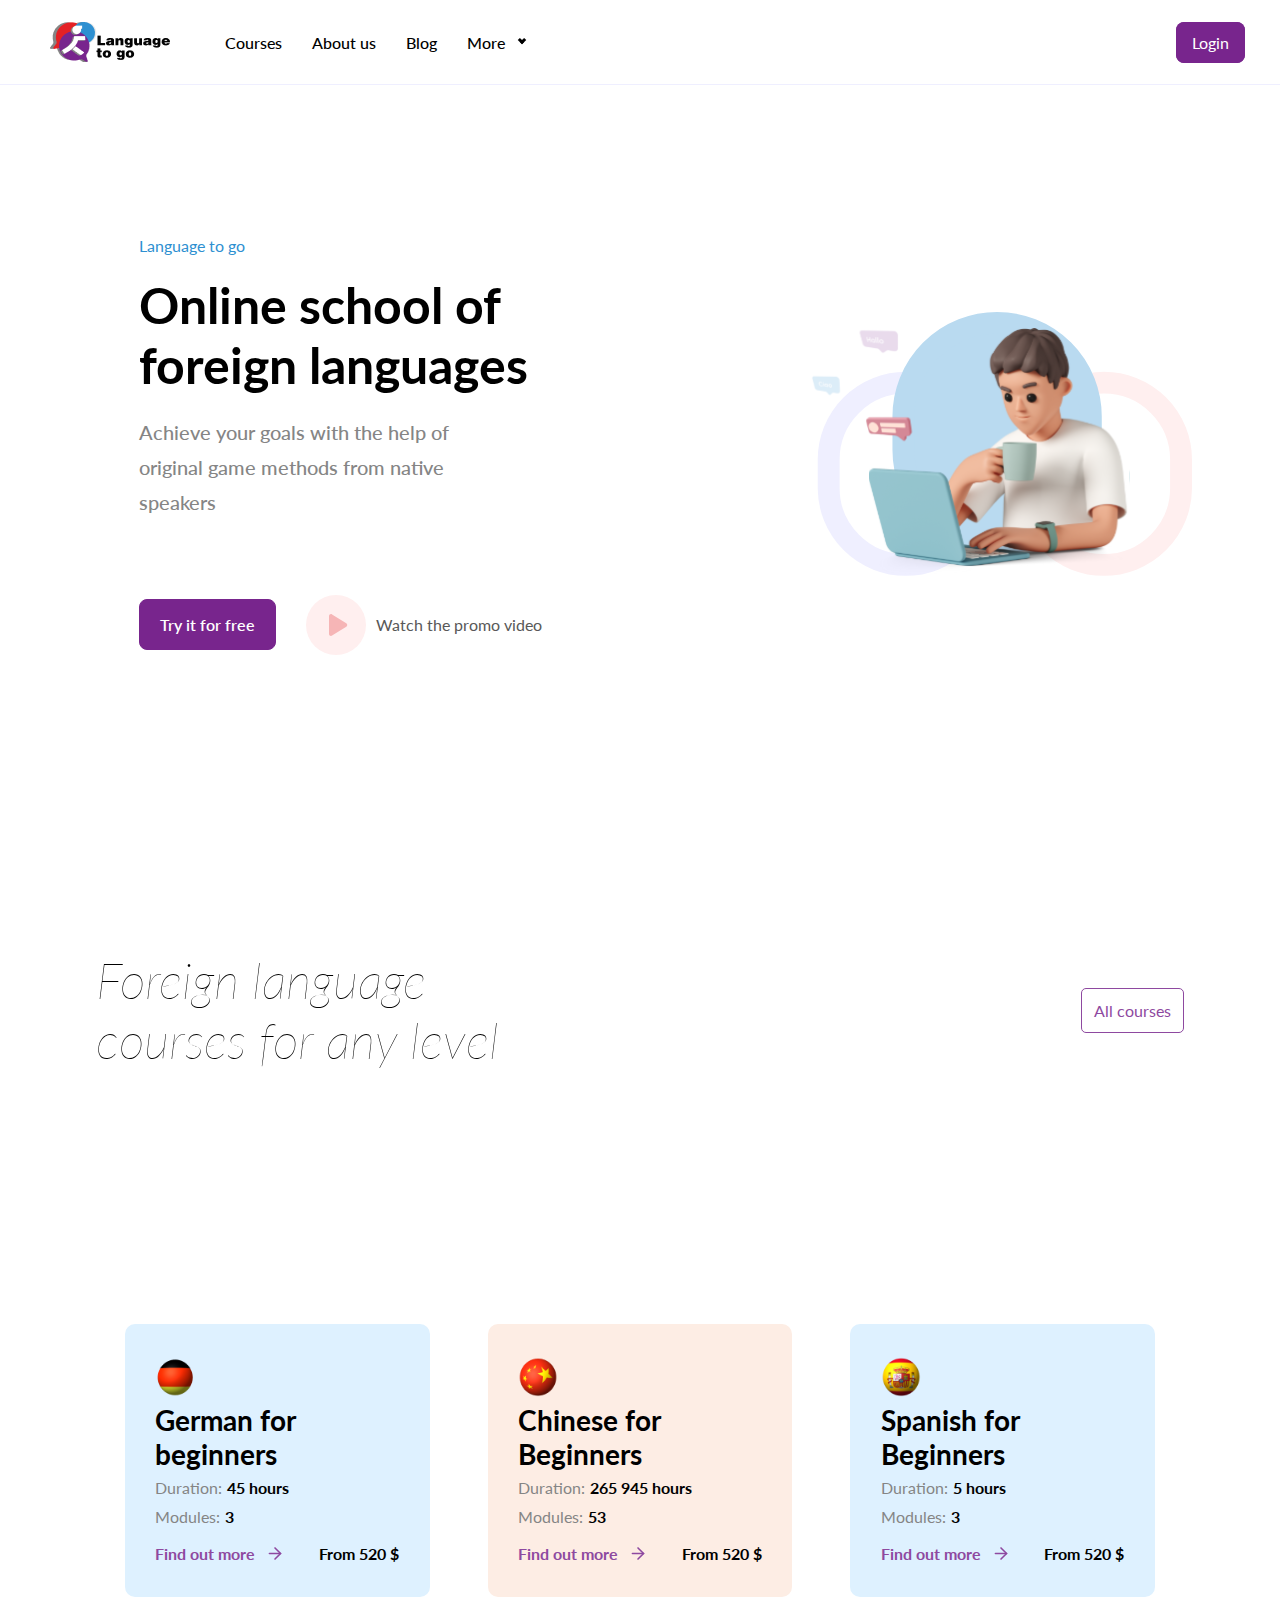
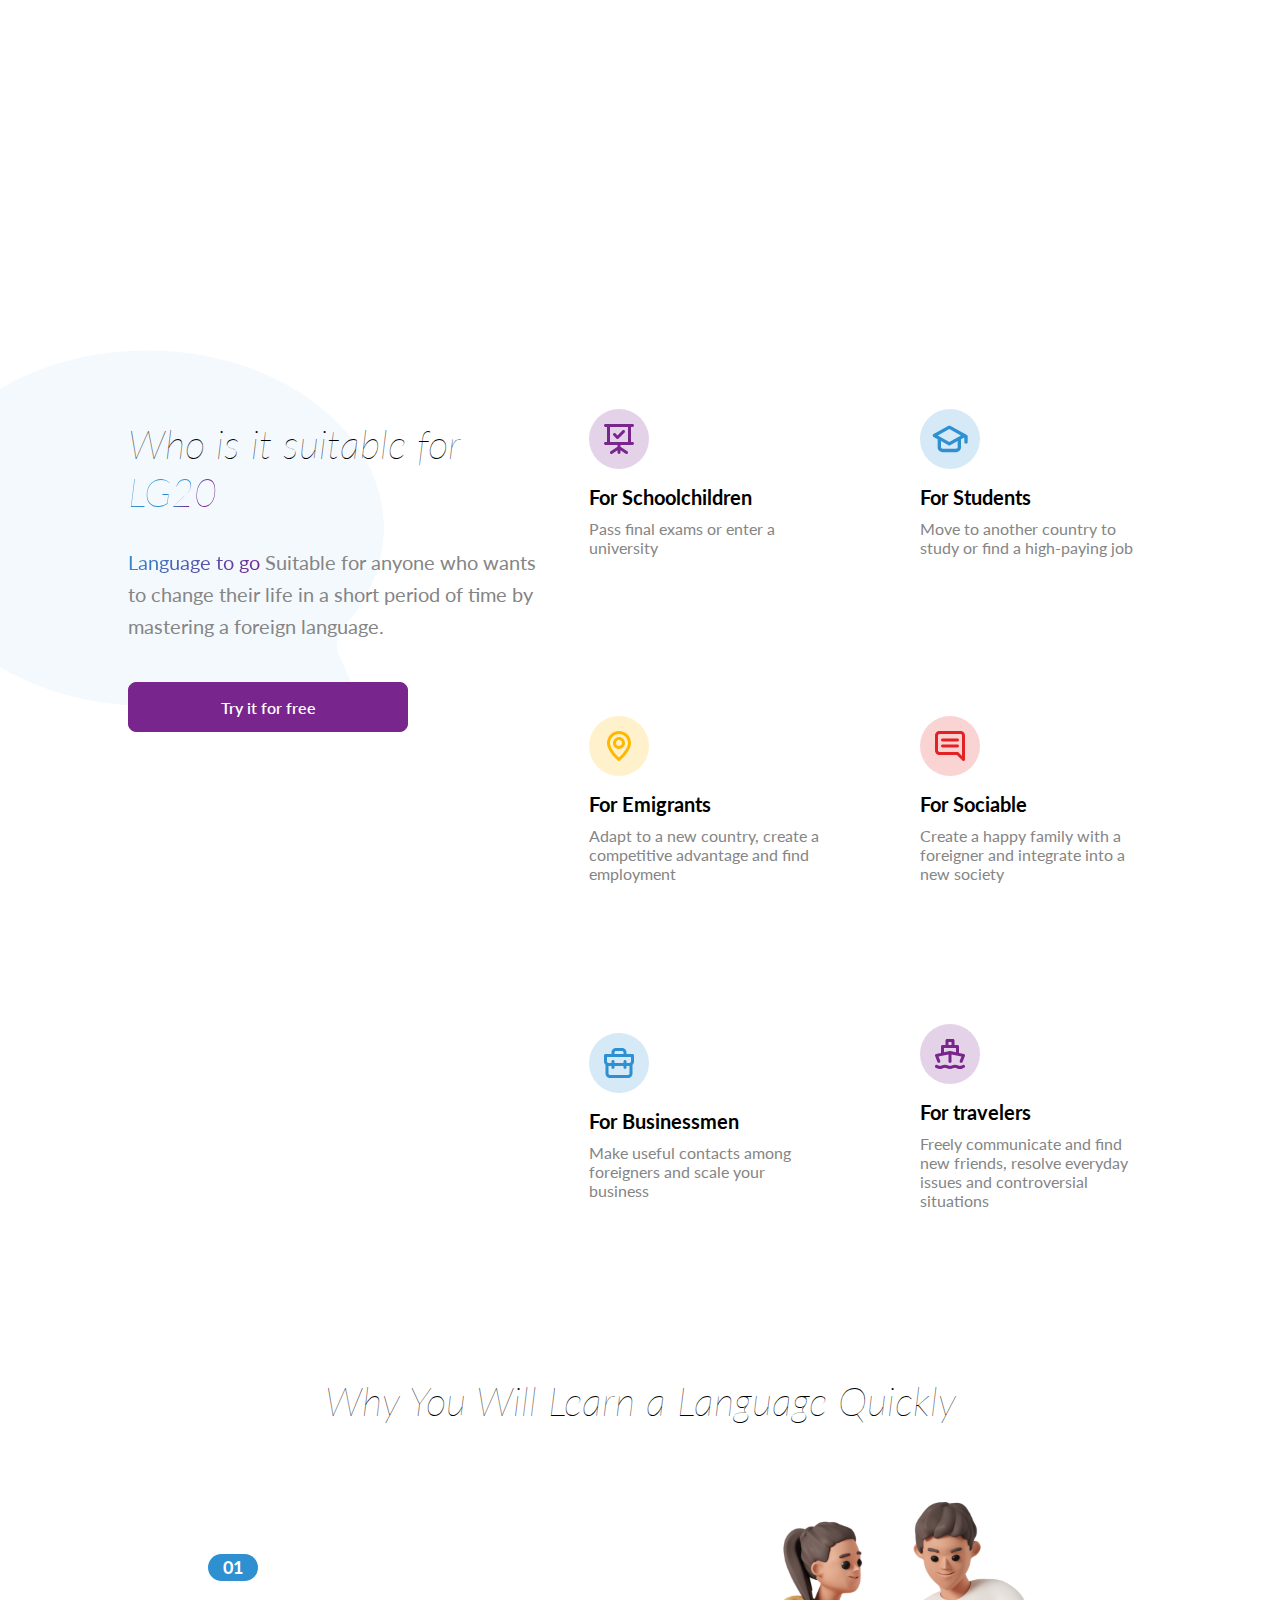
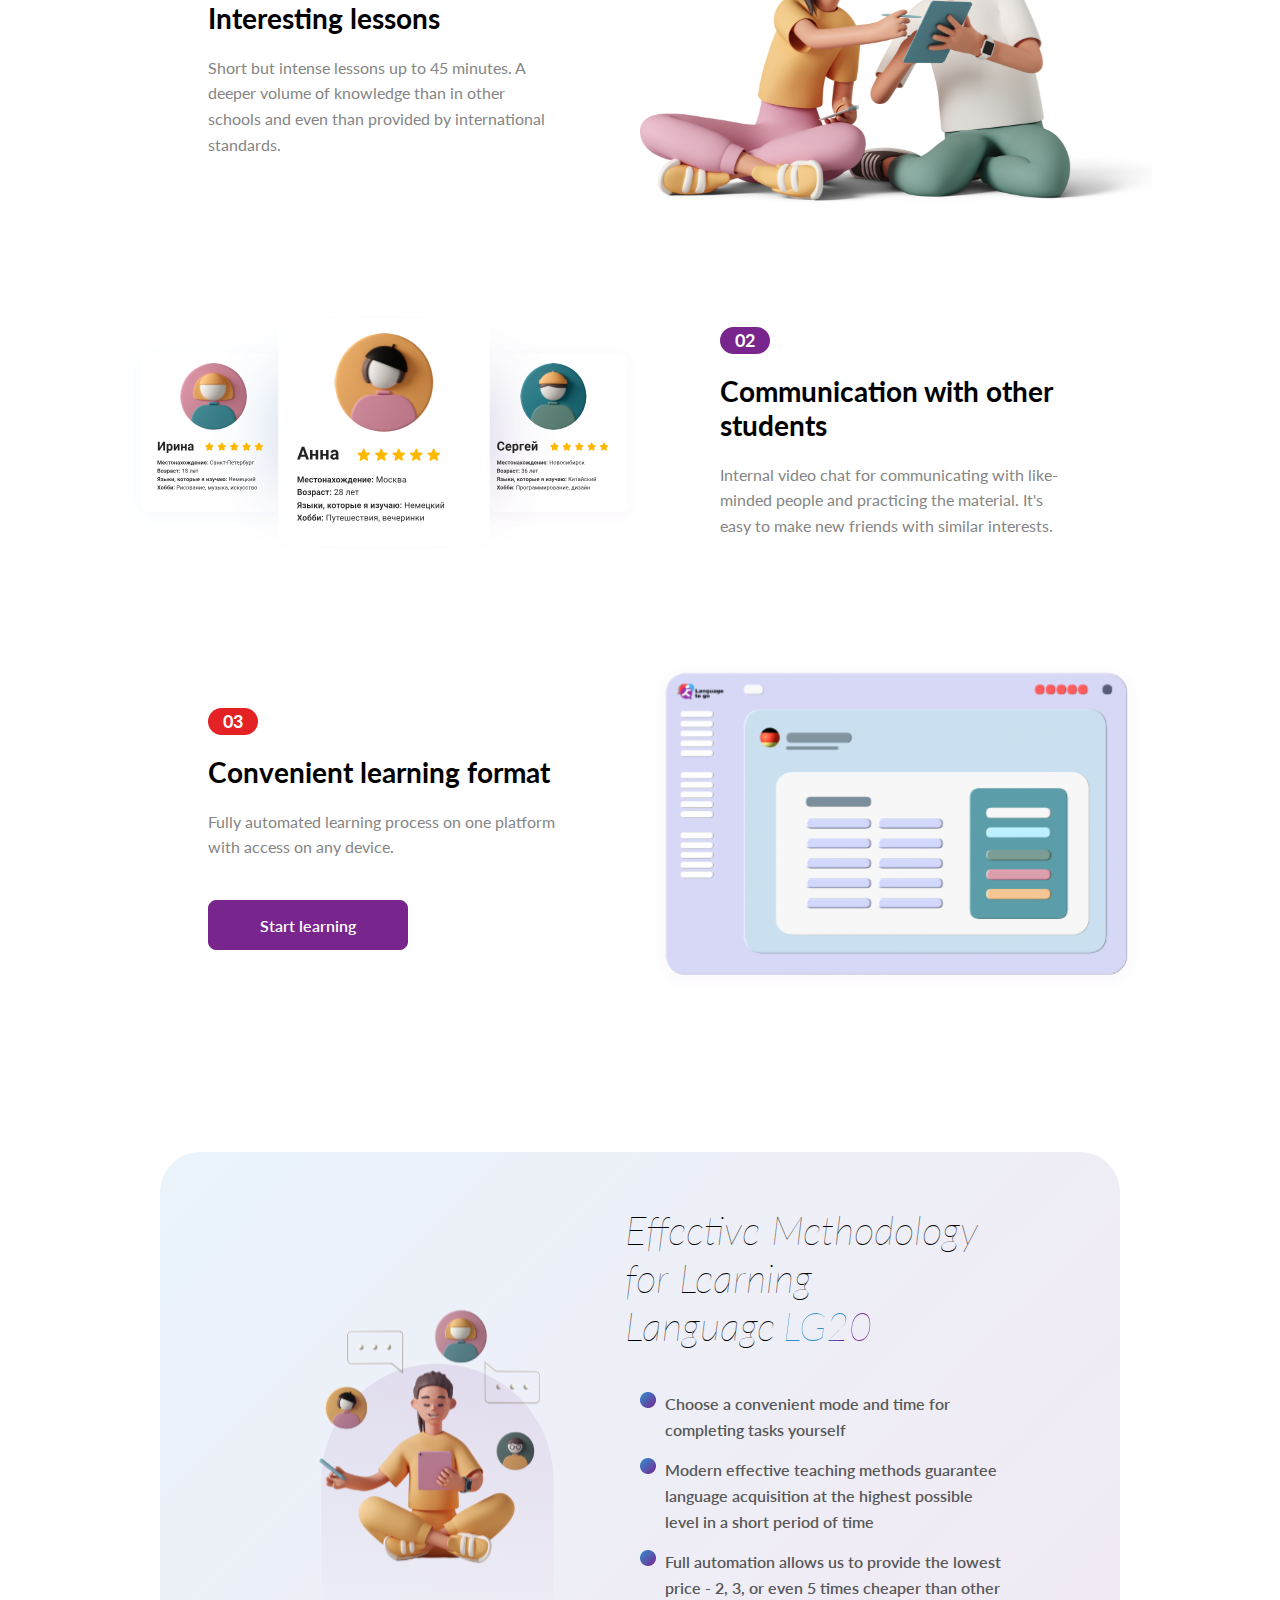
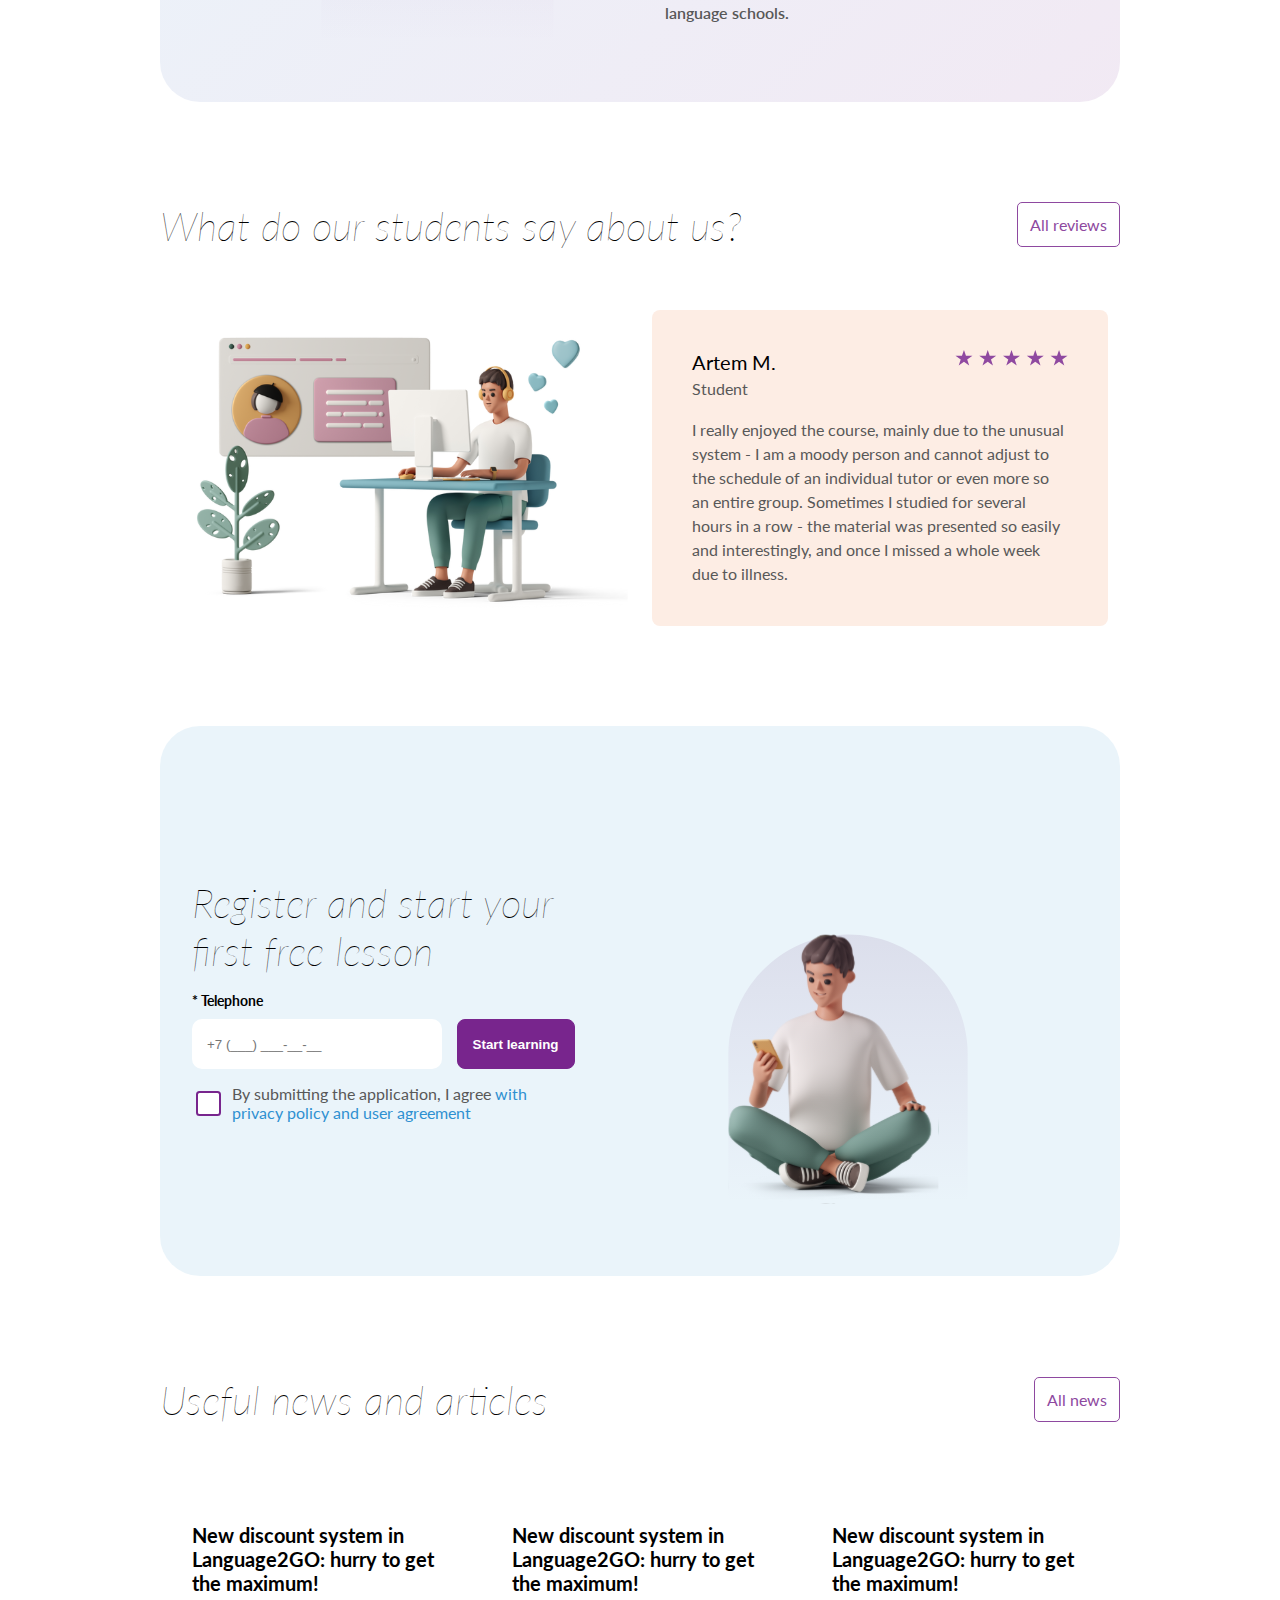
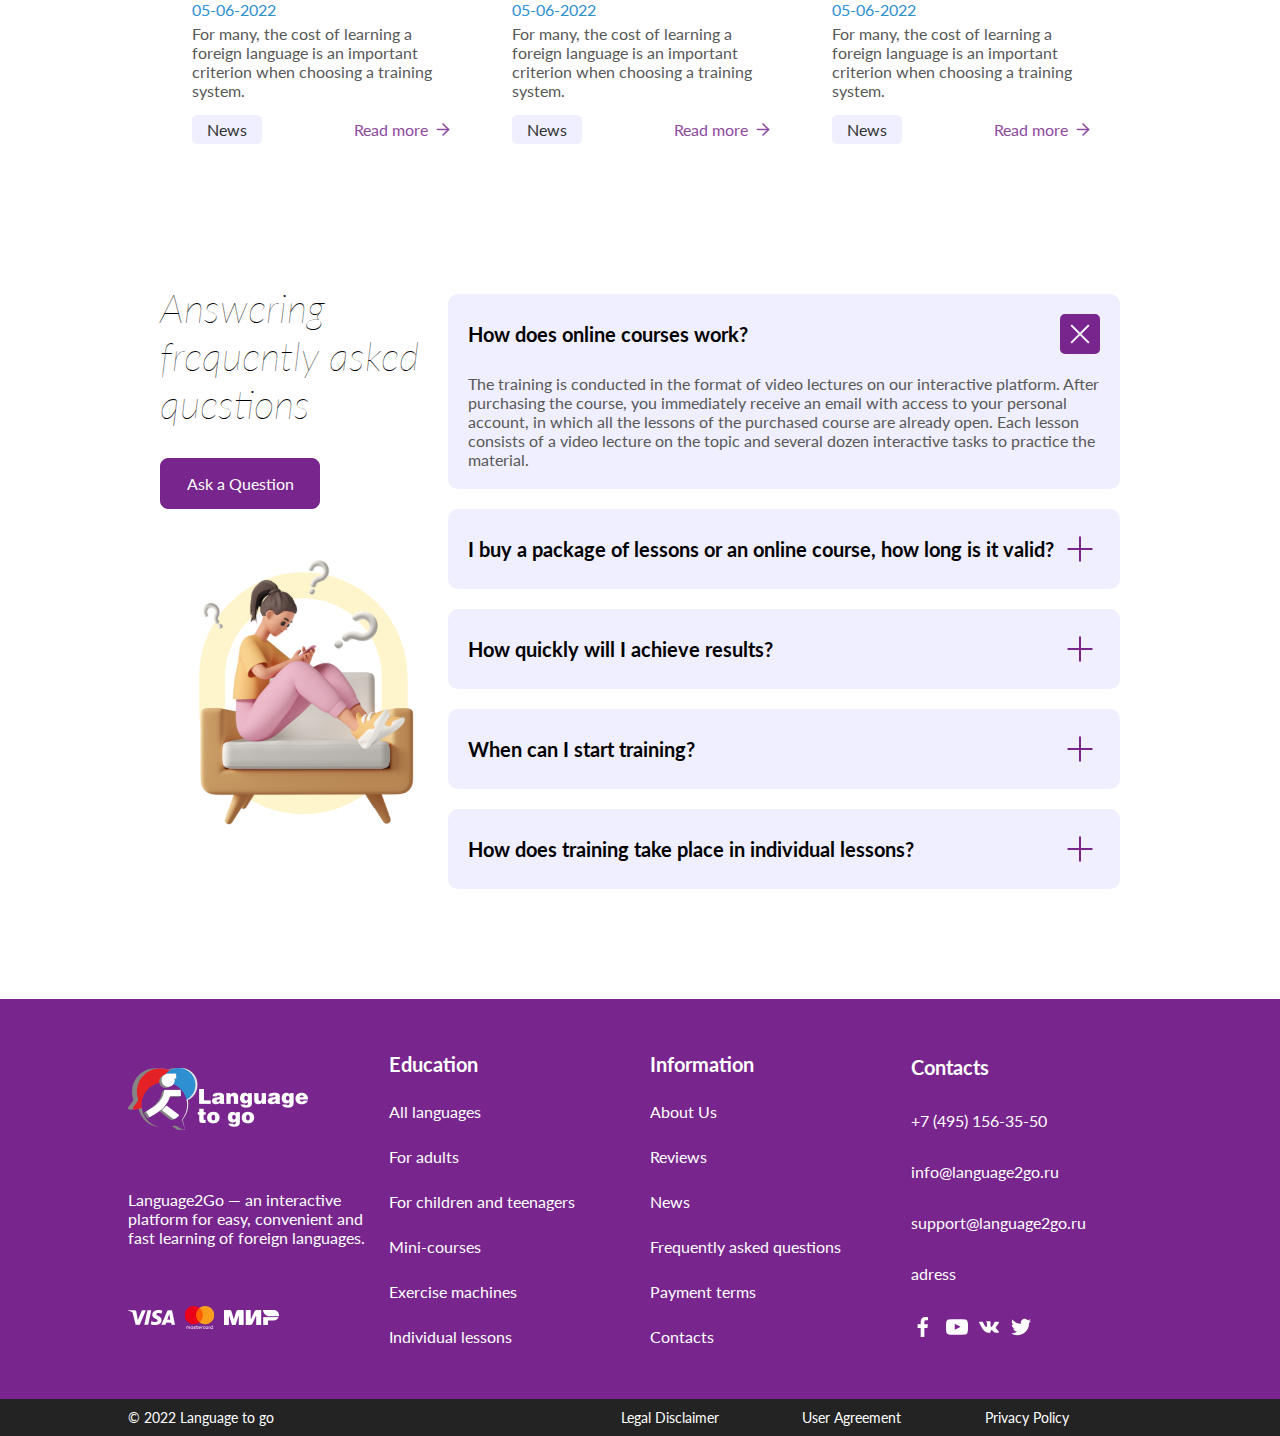
<file: index.html>
<!DOCTYPE html>
<html lang="en">
<head>
    <meta charset="UTF-8">
    <meta http-equiv="X-UA-Compatible" content="IE=edge">
    <meta name="viewport" content="width=device-width, initial-scale=1.0">
    <link rel="stylesheet" href="./css/style.css">
    <link href="https://fonts.googleapis.com/css2?family=Lato:ital,wght@0,400;0,700;1,700&display=swap" rel="stylesheet">
    <title>Language to Go</title>
</head>
<body>
    <section class="header">
        <section class="header-navBar">
            <div class="header-navBar_wrapper">
                <img class="header-navBar_image" src="images/logo1.png" alt="Logo">
                <div class="header-navBar_nav">
                    <a href="#" alt="link" class="header-navBar_nav__a">Courses</a>
                    <a href="#" alt="link" class="header-navBar_nav__a">About us</a>
                    <a href="#" alt="link" class="header-navBar_nav__a">Blog</a>
                    <div class="header-navBar_nav__wrapper">
                        <div class="header-navBar_nav__ul">More</div>
                        <div class="shadowBox">
                            <a href="#" alt="link" class="li">FAQ</a>
                            <a href="#" alt="link" class="li">Contacts</a>
                            <a href="#" alt="link" class="li">Conditions</a>
                        </div>
                    </div>
                </div>
            </div>
            <div class="header-navBar_login">
                <a class="button_out" alt="link" href="/pages/login-pages.html">Login</a>
            </div>
        </section>
        <section class="header-present">
            <div class="header-present-info">
                <div class="header-present-info_head">
                    <span class="header-present-info_head__subLine">Language to go</span>
                    <span class="header-present-info_head__h1">Online school of foreign languages</span>
                    <span class="header-present-info_head__txt">Achieve your goals with the help of original game methods from native speakers</span>
                    <div class="header-present-info_head__button">
                        <a href="#" class="butOne">Try it for free</a>
                        <div class="play">
                            <div class="wrapper">
                                <svg width="19" height="22" viewBox="0 0 19 22" fill="none" xmlns="http://www.w3.org/2000/svg">
                                    <path class="img" d="M17.2864 9.304C18.5397 10.0873 18.5397 11.9127 17.2864 12.696L3.06 21.5875C1.7279 22.4201 -1.00372e-06 21.4624 -9.35052e-07 19.8915L-1.57732e-07 2.10849C-8.90674e-08 0.537623 1.7279 -0.420062 3.06 0.412498L17.2864 9.304Z"/>
                                </svg>
                            </div>
                            <a href="#" class="butTwo">Watch the promo video</a>
                        </div>
                    </div>
                </div>
            </div>
            <div class="header-present-image">
                <img alt="image" src="images/image.svg">
            </div>
        </section>
    </section>
    <section class="main">
        <section class="main-cards">
            <div class="main-cards-title">
                <span class="main-cards-title_h1">Foreign language courses for any level</span>
                <a href="#" class="button_inter">All courses</a>
            </div>
            <div class="main-cards-wrapper">
                <div class="main-cards-wrapper_card">
                    <div class="wrapper">
                        <img class="img" alt="ico" src="images/german.png">
                        <span class="title">German for beginners</span>
                        <span class="txt_g">Duration:<span class="txt_b">45 hours</span></span>
                        <span class="txt_g">Modules:<span class="txt_b">3</span></span>
                        <div class="box">
                            <a class="link" alt="link" href="#">Find out more<img src="images/svg/arrow-right.svg" alt="right" class="arrow"></a>
                            <span class="offer">From 520 $</span>
                        </div>
                    </div>
                </div>
                <div class="main-cards-wrapper_card">
                    <div class="wrapper">
                        <img class="img" alt="ico" src="images/china.png">
                        <span class="title">Chinese for Beginners</span>
                        <span class="txt_g">Duration:<span class="txt_b">265 945 hours</span></span>
                        <span class="txt_g">Modules:<span class="txt_b">53</span></span>
                        <div class="box">
                            <a class="link" alt="link" href="#">Find out more<img src="images/svg/arrow-right.svg" alt="right" class="arrow"></a>
                            <span class="offer">From 520 $</span>
                        </div>
                    </div>
                </div>
                <div class="main-cards-wrapper_card">
                    <div class="wrapper">
                        <img class="img" alt="ico" src="images/spain.png">
                        <span class="title">Spanish for Beginners</span>
                        <span class="txt_g">Duration:<span class="txt_b">5 hours</span></span>
                        <span class="txt_g">Modules:<span class="txt_b">3</span></span>
                        <div class="box">
                            <a class="link" alt="link" href="#">Find out more<img src="images/svg/arrow-right.svg" alt="right" class="arrow"></a>
                            <span class="offer">From 520 $</span>
                        </div>
                    </div>
                </div>
            </div>
        </section>
        <section class="main-info">
            <div class="main-info-wrapper">
                <div class="main-info-wrapper_presentBl">
                    <span class="title">Who is it suitable for <span class="gradient">LG20</span></span>
                    <span class="text"><span class="gradient">Language to go</span> Suitable for anyone who wants to change their life in a short period of time by mastering a foreign language.</span>
                    <a class="button_out" href="#">Try it for free</a>
                    <img class="svg" alt="vector" src="images/svg/Vector.svg">
                </div>
                <div class="main-info-wrapper_table">
                    <div class="main-info-wrapper_table__block">
                        <img class="ico" src="images/svg/presentation.svg" alt="ico">
                        <span class="title">For Schoolchildren</span>
                        <span class="subTitle">Pass final exams or enter a university</span>
                    </div>
                    <div class="main-info-wrapper_table__block">
                        <img class="ico" src="images/svg/graduation-cap.svg" alt="ico">
                        <span class="title">For Students</span>
                        <span class="subTitle">Move to another country to study or find a high-paying job</span>
                    </div>
                    <div class="main-info-wrapper_table__block">
                        <img class="ico" src="images/svg/map-marker.svg" alt="ico">
                        <span class="title">For Emigrants</span>
                        <span class="subTitle">Adapt to a new country, create a competitive advantage and find employment</span>
                    </div>
                    <div class="main-info-wrapper_table__block">
                        <img class="ico" src="images/svg/comment-alt-message.svg" alt="ico">
                        <span class="title">For Sociable</span>
                        <span class="subTitle">Create a happy family with a foreigner and integrate into a new society</span>
                    </div>
                    <div class="main-info-wrapper_table__block">
                        <img class="ico" src="images/svg/briefcase.svg" alt="ico">
                        <span class="title">For Businessmen</span>
                        <span class="subTitle">Make useful contacts among foreigners and scale your business</span>
                    </div>
                    <div class="main-info-wrapper_table__block">
                        <img class="ico" src="images/svg/ship.svg" alt="ico">
                        <span class="title">For travelers</span>
                        <span class="subTitle">Freely communicate and find new friends, resolve everyday issues and controversial situations</span>
                    </div>
                </div>
            </div>
        </section>
        <section class="main-intr">
            <div class="main-intr-wrapper">
                <h1 class="titleBg">Why You Will Learn a Language Quickly</h1>
                <div class="main-intr-wrapper_block">
                    <div class="main-intr-wrapper_block__txt">
                        <span class="nummer_01">01</span>
                        <span class="title">Interesting lessons</span>
                        <span class="text">Short but intense lessons up to 45 minutes. A deeper volume of knowledge than in other schools and even than provided by international standards.</span>
                    </div>
                    <img class="image" alt="image" src="images/casual-life-3d.svg">
                </div>
                <div class="main-intr-wrapper_block">
                    <img class="image" src="images/coments-crds.svg" alt="images">
                    <div class="main-intr-wrapper_block__txt">
                        <span class="nummer_02">02</span>
                        <span class="title">Communication with other students</span>
                        <span class="text">Internal video chat for communicating with like-minded people and practicing the material. It's easy to make new friends with similar interests.</span>
                    </div>
                </div>
                <div class="main-intr-wrapper_block">
                    <div class="main-intr-wrapper_block__txt">
                        <span class="nummer_03">03</span>
                        <span class="title">Convenient learning format</span>
                        <span class="text">Fully automated learning process on one platform with access on any device.</span>
                        <a href="#" class="button_out">Start learning</a>
                    </div>
                    <img class="image" alt="image" src="images/web-3d.svg">
                </div>
            </div>
        </section>
        <section class="main-path">
            <div class="main-path-wrapper">
                <div class="main-path-block">
                    <div class="bck-gradient"></div>
                    <div class="image"><img src="images/casualSVG.svg" alt="casual"></div>
                    <div class="main-path-block_txt">
                        <span class="title">Effective Methodology for Learning Language<span class="gradient">LG20</span></span>
                        <ul class="block">
                            <li class="stell">Choose a convenient mode and time for completing tasks yourself</li>
                            <li class="stell">Modern effective teaching methods guarantee language acquisition at the highest possible level in a short period of time</li>
                            <li class="stell">Full automation allows us to provide the lowest price - 2, 3, or even 5 times cheaper than other language schools.</li>
                        </ul>
                    </div>
                </div>
            </div>
        </section>
        <section class="main-coments">
            <div class="main-coments-outpood">
                <div class="main-coments-tltBlock">
                    <span class="main-coments-tltBlock_title">What do our students say about us?</span>
                    <a href="#" class="button_inter">All reviews</a>
                </div>
                <div class="main-coments-wrapper">
                    <img class="main-coments-wrapper_img" src="images/coments-ppl.svg" alt="3D_image">
                    <div class="main-coments-wrapper--slider">
                        <div class="slider-wrapper">
                            <div class="main-coments-wrapper--slider__blc">
                                <div class="blc_tlt">
                                    <div class="infos">
                                        <span class="name">Artem M.</span>
                                        <span class="subTitle">Student</span>
                                    </div>
                                    <img src="images/stars.svg" alt="stars">
                                </div>
                                <span class="text">I really enjoyed the course, mainly due to the unusual system - I am a moody person and cannot adjust to the schedule of an individual tutor or even more so an entire group. Sometimes I studied for several hours in a row - the material was presented so easily and interestingly, and once I missed a whole week due to illness. </span>
                            </div>
                        </div>
                    </div>
                </div>
            </div>
        </section>
        <section class="main-anruf">
            <div class="main-anruf-wrapper">
                <div class="backGrad"></div>
                <div class="main-anruf-wrapper_formBox">
                    <span class="title">Register and start your first free lesson</span>
                    <form action="#" method="get" enctype="multipart/form-data" class="form">
                        <span class="subTitle">* Telephone</span>
                        <div class="inputBox">
                            <input placeholder="+7 (___) ___-__-__" type="tel" name="telephone" value="">
                            <button type="submit" class="button_out">Start learning</button>
                        </div>
                        <div class="boxCheck">
                            <div class="inpt_wrapper">
                                <input type="checkbox" name="checkbox" value="yes">
                            </div>
                            <span class="link_wrapper">
                                By submitting the application, I agree <a href="#" class="link">with privacy policy and user agreement</a>
                            </span>
                        </div>
                    </form>
                </div>
                <div class="image">
                    <img src="images/anrufCrdSVG.svg" alt="image" class="img">
                </div>
            </div>
        </section>
        <section class="main-news">
            <div class="main-news-outpood">
                <div calss="main-news-wrapper">
                    <div class="main-news-wrapper--tltBlc">
                        <span class="main-news-wrapper--tltBlc_title">Useful news and articles</span>
                        <a href="#" class="button_inter">All news</a>
                    </div>
                    <div class="main-news-wrapper--list">
                        <div class="main-news-wrapper--list_blc">
                            <div class="contant">
                                <span class="title">New discount system in Language2GO: hurry to get the maximum!</span>
                                <span class="date">05-06-2022</span>
                                <span class="text">For many, the cost of learning a foreign language is an important criterion when choosing a training system.</span>
                            </div>
                            <div class="button">
                                <a href="#" class="btn-news">News</a>
                                <a href="#" class="link">Read more<img src="images/svg/arrow-right.svg" alt="right" class="arrow"></a>
                            </div>
                        </div>
                        <div class="main-news-wrapper--list_blc">
                            <div class="contant">
                                <span class="title">New discount system in Language2GO: hurry to get the maximum!</span>
                                <span class="date">05-06-2022</span>
                                <span class="text">For many, the cost of learning a foreign language is an important criterion when choosing a training system.</span>
                            </div>
                            <div class="button">
                                <a href="#" class="btn-news">News</a>
                                <a href="#" class="link">Read more<img src="images/svg/arrow-right.svg" alt="right" class="arrow"></a>
                            </div>
                        </div>
                        <div class="main-news-wrapper--list_blc">
                            <div class="contant">
                                <span class="title">New discount system in Language2GO: hurry to get the maximum!</span>
                                <span class="date">05-06-2022</span>
                                <span class="text">For many, the cost of learning a foreign language is an important criterion when choosing a training system.</span>
                            </div>
                            <div class="button">
                                <a href="#" class="btn-news">News</a>
                                <a href="#" class="link">Read more<img src="images/svg/arrow-right.svg" alt="right" class="arrow"></a>
                            </div>
                        </div>
                    </div>
                </div>
            </div>
        </section>
        <section class="main-answr">
            <div class="main-answr-wrapper">
                <div class="main-answr-tltBlc">
                    <span class="main-answr-tltBlc_title">Answering frequently asked questions</span>
                    <a class="button_out" href="#">Ask a Question</a>
                    <img alt="image" src="images/answr.svg">
                </div>
                <div class="main-answr-acrd">
                    <div class="main-answr-acrd_acordion">
                        <div class="blc_tlt">
                            <span class="title">How does online courses work?</span>
                            <div data-tab="tab-1" class="btn"><span class="clc"></span></div>
                        </div>
                        <span id="tab-1" class="blc-cnt">The training is conducted in the format of video lectures on our interactive platform. After purchasing the course, you immediately receive an email with access to your personal account, in which all the lessons of the purchased course are already open. Each lesson consists of a video lecture on the topic and several dozen interactive tasks to practice the material.</span>
                    </div>
                    <div class="main-answr-acrd_acordion">
                        <div class="blc_tlt">
                            <span class="title">I buy a package of lessons or an online course, how long is it valid?</span>
                            <div data-tab="tab-2" class="btn"><span class="clc"></span></div>
                        </div>
                        <span id="tab-2" class="blc-cnt">The training is conducted in the format of video lectures on our interactive platform. After purchasing the course, you immediately receive an email with access to your personal account, in which all the lessons of the purchased course are already open. Each lesson consists of a video lecture on the topic and several dozen interactive tasks to practice the material.</span>
                    </div>
                    <div class="main-answr-acrd_acordion">
                        <div class="blc_tlt">
                            <span class="title">How quickly will I achieve results?</span>
                            <div data-tab="tab-3" class="btn"><span class="clc"></span></div>
                        </div>
                        <span id="tab-3" class="blc-cnt">The training is conducted in the format of video lectures on our interactive platform. After purchasing the course, you immediately receive an email with access to your personal account, in which all the lessons of the purchased course are already open. Each lesson consists of a video lecture on the topic and several dozen interactive tasks to practice the material.</span>
                    </div>
                    <div class="main-answr-acrd_acordion">
                        <div class="blc_tlt">
                            <span class="title">When can I start training?</span>
                            <div data-tab="tab-4" class="btn"><span class="clc"></span></div>
                        </div>
                        <span id="tab-4" class="blc-cnt">The training is conducted in the format of video lectures on our interactive platform. After purchasing the course, you immediately receive an email with access to your personal account, in which all the lessons of the purchased course are already open. Each lesson consists of a video lecture on the topic and several dozen interactive tasks to practice the material.</span>
                    </div>
                    <div class="main-answr-acrd_acordion">
                        <div class="blc_tlt">
                            <span class="title">How does training take place in individual lessons?</span>
                            <div data-tab="tab-5" class="btn"><span class="clc"></span></div>
                        </div>
                        <span id="tab-5" class="blc-cnt">The training is conducted in the format of video lectures on our interactive platform. After purchasing the course, you immediately receive an email with access to your personal account, in which all the lessons of the purchased course are already open. Each lesson consists of a video lecture on the topic and several dozen interactive tasks to practice the material.</span>
                    </div>
                </div>
            </div>
        </section>
    </section>
    <section class="footer">
        <div class="footer-top">
            <div class="footer-top-wrapper">
                <div class="footer-top-box">
                    <img class="logo" src="./images/logo2.png" alt="logo">
                    <span class="text">Language2Go — an interactive platform for easy, convenient and fast learning of foreign languages.</span>
                    <div class="footer-top-box_nav">
                        <img class="li" src="./images/visa.png" alt="visa">
                        <img class="li" src="./images/master.png" alt="master">
                        <img class="li"у987 src="./images/mir.png" alt="mir">
                    </div>
                </div>
                <div class="footer-top-box">
                    <span class="title">Education</span>
                    <a href="#" class="link">All languages</a>
                    <a href="#" class="link">For adults</a>
                    <a href="#" class="link">For children and teenagers</a>
                    <a href="#" class="link">Mini-courses</a>
                    <a href="#" class="link">Exercise machines</a>
                    <a href="#" class="link">Individual lessons</a>
                </div>
                <div class="footer-top-box">
                    <span class="title">Information</span>
                    <a href="#" class="link">About Us</a>
                    <a href="#" class="link">Reviews</a>
                    <a href="#" class="link">News</a>
                    <a href="#" class="link">Frequently asked questions</a>
                    <a href="#" class="link">Payment terms</a>
                    <a href="#" class="link">Contacts</a>
                </div>
                <div class="footer-top-box">
                    <span class="title">Contacts</span>
                    <span class="nummer">+7 (495) 156-35-50</span>
                    <span class="mail">info@language2go.ru</span>
                    <span class="mail">support@language2go.ru</span>
                    <span class="adres">adress</span>
                    <div class="footer-top-box_nav">
                        <a class="li" href="#"><img alt="fb" src="./images/svg/socials/facebook-f.svg"></a>
                        <a class="li" href="#"><img alt="yt" src="./images/svg/socials/youtube-f.svg"></a>
                        <a class="li" href="#"><img alt="vk" src="./images/svg/socials/vk-f.svg"></a>
                        <a class="li" href="#"><img alt="tw" src="./images/svg/socials/twitter-f.svg"></a>
                    </div>
                </div>
            </div> 
        </div>
        <div class="footer-bot">
            <div class="footer-bot-wrapper">
                <span>© 2022 Language to go</span>
                <div class="footer-bot-wrapper_rules">
                    <a href="#" class="lic">Legal Disclaimer</a>
                    <a href="#" class="lic">User Agreement</a>
                    <a href="#" class="lic">Privacy Policy</a>
                </div>
            </div>
        </div>
    </section>
    <script src="js/app.js"></script>
</body>
</html>
</file>
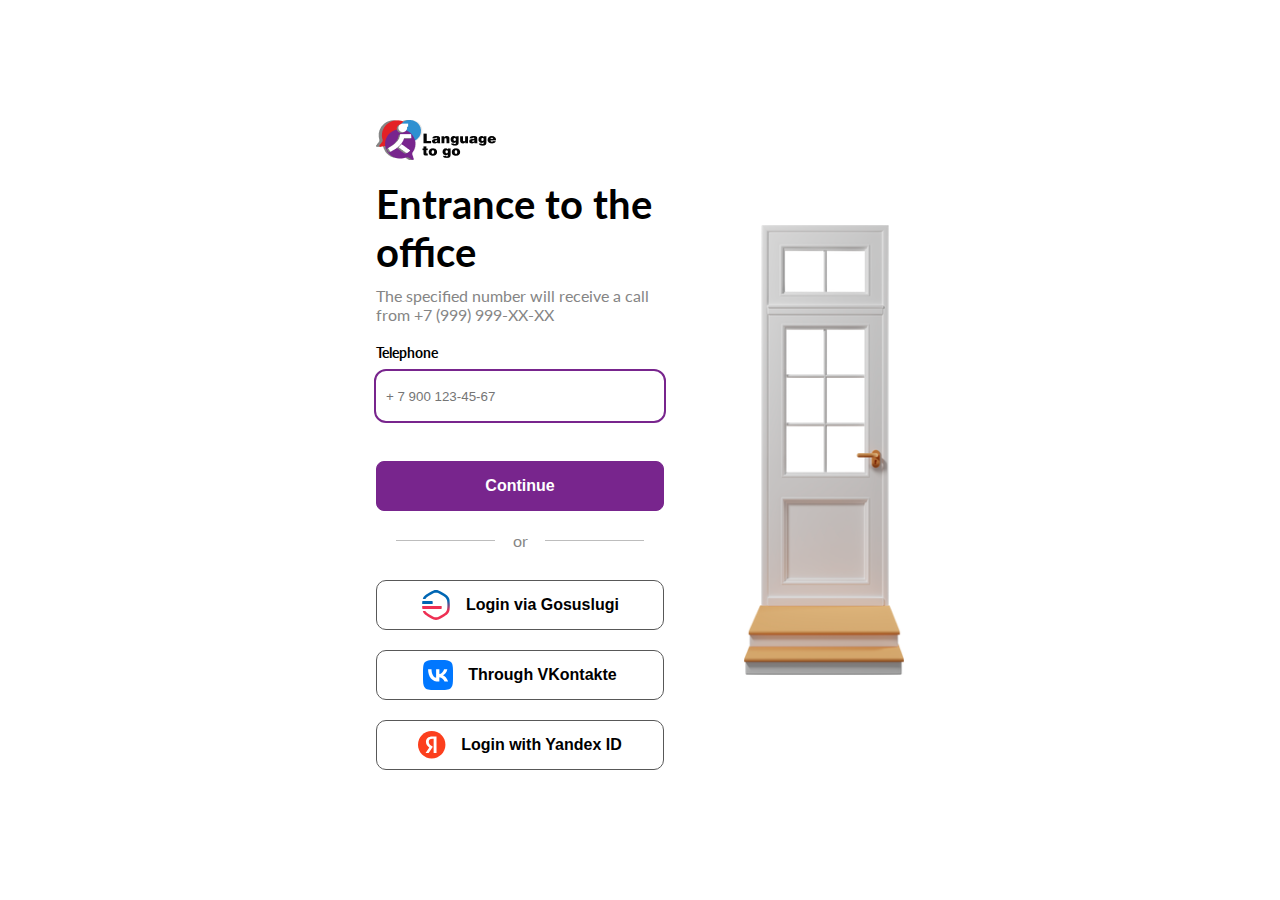
<file: pages/login-pages.html>
<!DOCTYPE html>
<html lang="en">
<head>
    <meta charset="UTF-8">
    <meta http-equiv="X-UA-Compatible" content="IE=edge">
    <meta name="viewport" content="width=device-width, initial-scale=1.0">
    <link rel="stylesheet" href="../css/style.css">
    <link href="https://fonts.googleapis.com/css2?family=Lato:ital,wght@0,400;0,700;1,700&display=swap" rel="stylesheet">
    <title>Login</title>
</head>
<body>
    <section class="login">
        <div class="login-block">
            <div class="login-block_form">
                <img class="logo" alt="logo" src="../images/logo1.png">
                <form action="#" method="get" enctype="multipart/form-data" class="formBox">
                    <span class="title">Entrance to the office</span>
                    <span class="subTitle">The specified number will receive a call from +7 (999) 999-XX-XX</span>
                    <span class="subInput">Telephone</span>
                    <input placeholder="+ 7 900 123-45-67" type="number" name="telephone" value="" required>
                    <button type="submit" class="button_out">Continue</button>
                </form>
                <div class="vector">
                    <span class="line"></span>
                    <span class="text">or</span>
                    <span class="line"></span>
                </div>
                <form class="subForm">
                    <button type="submit" class="button_gos"><img src="../images/svg/socials/gos.svg"><span>Login via Gosuslugi</span></button>
                    <button type="submit" class="button_vk"><img src="../images/svg/socials/vk.svg"><span>Through VKontakte</span></button>
                    <button type="submit" class="button_jan"><img src="../images/svg/socials/jand.svg"><span>Login with Yandex ID</span></button>
                </form>
            </div>
            <img class="door" alt="door" src="../images/door.png">
        </div>
    </section>
</body>
</html>
</file>
<file: css/style.css>
*, *::before, *::after {
  box-sizing: border-box;
}

body {
  background-color: #FFFFFF;
  margin: 0;
  padding: 0;
  font-family: "Lato", sans-serif;
}

::-webkit-scrollbar {
  width: 5px;
}

a {
  text-decoration: none;
}

::-webkit-scrollbar-thumb {
  background-color: #78258D;
  border-radius: 8px;
}

@media (min-width: 1400px) {
  html {
    font-size: 18px;
  }
}
@media (max-width: 1199px) {
  html {
    font-size: 16px;
  }
}
@media (max-width: 991px) {
  html {
    font-size: 14px;
  }
}
@media (max-width: 767px) {
  html {
    font-size: 13px;
  }
}

.button_inter {
  color: #8E49A0;
  border: 1px solid #8E49A0;
  border-radius: 5px;
  transition: 0.5s;
  padding: 12px;
  height: 45px;
  text-decoration: none;
  cursor: pointer;
}
.button_inter:hover {
  color: #FFFFFF;
  background-color: #8E49A0;
}

.button_out {
  color: #FFFFFF;
  border: solid 1px #78258D;
  background-color: #78258D;
  border-radius: 8px;
  text-align: center;
  text-decoration: none;
  transition: 0.5s;
  cursor: pointer;
}
.button_out:hover {
  background-color: #8E49A0;
  border: 1px solid #8E49A0;
}

.header {
  width: 100%;
  height: 100vh;
  margin-bottom: 50px;
}
.header-navBar {
  width: 100%;
  height: 85px;
  display: flex;
  justify-content: space-between;
  align-items: center;
  border-bottom: solid 1px #EFEFFF;
}
.header-navBar_wrapper {
  display: flex;
  justify-content: space-between;
  align-items: center;
  padding-left: 50px;
}
.header-navBar_nav {
  padding-left: 40px;
  display: flex;
}
.header-navBar_nav__a {
  margin: 0px 15px;
  color: #000000;
  text-decoration: none;
  font-weight: 500;
  transition: 0.2s;
}
.header-navBar_nav__a:hover {
  color: #8E49A0;
}
.header-navBar_nav__wrapper {
  position: relative;
  display: flex;
  flex-direction: column;
  align-items: center;
}
.header-navBar_nav__ul {
  margin: 0px 15px;
  cursor: pointer;
  position: relative;
  transition: 0.2s;
  font-weight: 500;
  transition: 0.2s;
}
.header-navBar_nav__ul::after {
  position: absolute;
  bottom: -10px;
  left: -5px;
  width: 65px;
  height: 2px;
  background-color: #8E49A0;
}
.header-navBar_nav__ul::before {
  content: "";
  width: 6px;
  height: 6px;
  position: absolute;
  top: 4px;
  right: -20px;
  border-top: 3px solid #000000;
  border-left: 3px solid #000000;
  transform: rotate(-135deg);
  transition: 0.2s;
}
.header-navBar_nav .shadowBox {
  width: 160px;
  border-radius: 10px;
  box-shadow: 0px 0px 15px 0px rgba(0, 0, 0, 0.1490196078);
  display: flex;
  opacity: 0;
  flex-direction: column;
  justify-content: space-around;
  position: absolute;
  transition: 0.5s all;
  top: 55px;
}
.header-navBar_nav .li {
  color: #000000;
  font-weight: 500;
  text-decoration: none;
  padding: 10px 15px;
  border-bottom: solid #EFEFFF 2px;
}
.header-navBar_nav__wrapper:hover .header-navBar_nav__ul:hover::before {
  border-color: #8E49A0;
  transform: rotate(45deg);
  top: 8px;
}
.header-navBar_nav__wrapper:hover .header-navBar_nav__ul:hover {
  color: #8E49A0;
}
.header-navBar_nav__wrapper:hover .header-navBar_nav__ul:hover::after {
  content: "";
}
.header-navBar_nav__wrapper:hover .li:hover {
  color: #8E49A0;
}
.header-navBar_nav__wrapper:hover .shadowBox {
  opacity: 1;
}
.header-navBar_login {
  margin-right: 35px;
}
.header-navBar_login a {
  padding: 10px 15px;
}
.header-present {
  width: 100%;
  height: 80%;
  display: flex;
  align-items: center;
  justify-content: center;
}
.header-present-info {
  display: flex;
  justify-content: center;
  align-items: center;
}
.header-present-info_head {
  display: flex;
  flex-direction: column;
}
.header-present-info_head__subLine {
  color: #2E90D1;
}
.header-present-info_head__h1 {
  margin: 20px 0;
  font-size: 50px;
  color: #000000;
  font-weight: 700;
}
.header-present-info_head__txt {
  width: 80%;
  font-size: 20px;
  color: #858585;
  line-height: 35px;
  font-weight: 500;
}
.header-present-info_head__button {
  display: flex;
  align-items: center;
  padding-top: 75px;
}
.header-present-info_head__button .butOne {
  color: #FFFFFF;
  font-weight: 600;
  background-color: #78258D;
  border: 1px solid #78258D;
  text-decoration: none;
  padding: 15px 20px;
  border-radius: 8px;
  margin-right: 30px;
}
.header-present-info_head__button .butOne:hover {
  background-color: #8E49A0;
  border: 1px solid #8E49A0;
}
.header-present-info_head__button .play {
  display: flex;
  align-items: center;
}
.header-present-info_head__button .play .wrapper {
  width: 60px;
  height: 60px;
  display: flex;
  justify-content: center;
  align-items: center;
  background-color: #FFEFEF;
  border-radius: 100%;
  margin-right: 10px;
  transition: 0.2s;
}
.header-present-info_head__button .play .wrapper .img {
  fill: #F6B5B6;
  transition: 0.2s;
}
.header-present-info_head__button .play .wrapper svg {
  background-color: #FFEFEF;
  margin-left: 5px;
}
.header-present-info_head__button .play .wrapper .play {
  width: 0;
  height: 0;
  background-color: #FFEFEF;
  border-radius: 45px;
  border-top: 12.5px solid transparent;
  border-left: 20px solid #F6B5B6;
  border-bottom: 12.5px solid transparent;
}
.header-present-info_head__button .play .butTwo {
  width: 500;
  color: #585858;
  text-decoration: none;
  transition: 0.2s;
}
.header-present-info_head__button .play:hover .wrapper .img {
  fill: #E42125;
}
.header-present-info_head__button .play:hover .wrapper svg {
  background-color: #FFEFEF;
}
.header-present-info_head__button .play:hover .butTwo {
  color: #232323;
}
.header-present-image {
  width: 50%;
  display: flex;
  align-items: center;
  justify-content: center;
}
.header-present-image img {
  width: 70%;
}
@media (max-width: 992px) {
  .header-present-info {
    width: 50%;
    height: 100%;
  }
  .header-present-info_head {
    width: 75%;
  }
  .header-present-image {
    width: 50%;
    height: 100%;
  }
}
@media (max-width: 991px) {
  .header-present {
    flex-direction: column;
  }
  .header-present-image {
    padding-top: 100px;
    order: -1;
    width: 100%;
    height: 50%;
  }
  .header-present-info {
    padding-top: 100px;
    width: 100%;
    height: 50%;
  }
  .header-present-info_head {
    width: 60%;
  }
}
@media (min-width: 992px) {
  .header-present-info_head {
    width: 60%;
  }
}
@media (max-width: 576px) {
  .header-present-info {
    padding: 0;
  }
  .header-present-info_head {
    width: 80%;
  }
  .header-present-info_head__h1 {
    font-size: 28px;
  }
  .header-present-info_head__txt {
    width: 100%;
    font-size: 18px;
  }
  .header-present-info_head__button {
    flex-direction: column;
    align-items: start;
    padding-top: 15px;
  }
  .header-present-info_head__button .play {
    margin-top: 15px;
  }
  .header-present-image {
    padding: 0;
  }
  .header-navBar_nav {
    display: none;
  }
}

.main-cards {
  height: 100vh;
  width: 100%;
  display: flex;
  align-items: center;
  flex-direction: column;
  margin-bottom: 100px;
}
.main-cards-title {
  width: 85%;
  display: flex;
  justify-content: space-between;
  align-items: center;
}
.main-cards-title_h1 {
  color: #000000;
  font-size: 40px;
  font-weight: lighter;
  font-style: italic;
  text-align: left;
  display: block;
  width: 45%;
}
.main-cards-wrapper {
  width: 85%;
  height: 100%;
  display: flex;
  align-items: center;
  justify-content: space-around;
}
.main-cards-wrapper_card:nth-child(odd) {
  background-color: #DEF1FF;
}
.main-cards-wrapper_card:nth-child(2) {
  background-color: #FDEDE4;
}
.main-cards-wrapper_card {
  display: flex;
  justify-content: center;
  align-items: center;
  border-radius: 10px;
  transition: 0.5s;
}
.main-cards-wrapper_card .wrapper {
  width: 80%;
  height: 80%;
  display: flex;
  flex-direction: column;
  justify-content: space-evenly;
}
.main-cards-wrapper_card .wrapper .title {
  color: #000000;
  font-weight: bold;
  transition: 0.5s;
}
.main-cards-wrapper_card .wrapper .img {
  width: 40px;
  height: 40px;
}
.main-cards-wrapper_card .wrapper .txt_g {
  color: #858585;
  line-height: 23px;
}
.main-cards-wrapper_card .wrapper .txt_g .txt_b {
  color: #000000;
  font-weight: bold;
  margin-left: 5px;
}
.main-cards-wrapper_card .wrapper .box {
  display: flex;
  justify-content: space-between;
  width: 100%;
  margin-top: 10px;
}
.main-cards-wrapper_card .wrapper .box .link {
  text-decoration: none;
  color: #8E49A0;
  font-weight: bold;
  position: relative;
}
.main-cards-wrapper_card .wrapper .box .arrow {
  width: 20px;
  transition: 0.5s;
  position: absolute;
  right: -30px;
  top: 0;
}
.main-cards-wrapper_card .wrapper .box .offer {
  color: #000000;
  font-weight: bold;
}
.main-cards-wrapper_card:hover {
  -webkit-box-shadow: 0px 0px 16px 10px rgb(253, 237, 228);
  -moz-box-shadow: 0px 0px 16px 10px rgb(253, 237, 228);
  box-shadow: 0px 0px 16px 10px rgb(253, 237, 228);
}
.main-cards-wrapper_card:hover .wrapper .title {
  color: #78258D;
}
.main-cards-wrapper_card:hover .box .arrow {
  right: -40px;
}
@media (max-width: 992px) {
  .main-cards-title_h1 {
    font-size: 40px;
  }
  .main-cards-wrapper {
    justify-content: space-between;
  }
  .main-cards-wrapper_card {
    width: 25%;
    height: 35%;
  }
}
@media (min-width: 992px) {
  .main-cards-title_h1 {
    font-size: 50px;
  }
  .main-cards-wrapper_card {
    width: 28%;
    height: 35%;
  }
  .main-cards-wrapper_card .wrapper .title {
    font-size: 28px;
  }
}
@media (max-width: 991px) {
  .main-cards-wrapper {
    flex-direction: column;
    justify-content: space-evenly;
  }
  .main-cards-wrapper_card {
    width: 40%;
    height: 30%;
  }
  .main-cards-title {
    flex-direction: column;
  }
  .main-cards-title_h1 {
    width: 100%;
  }
}
@media (max-width: 768px) {
  .main-cards-wrapper {
    flex-direction: column;
    justify-content: space-evenly;
  }
  .main-cards-wrapper_card {
    width: 55%;
    height: 30%;
  }
  .main-cards-title {
    margin-top: 40px;
  }
  .main-cards-title_h1 {
    padding: 20px 0;
    width: 100%;
  }
}
@media (max-width: 576px) {
  .main-cards-title {
    margin-top: 0;
    margin-bottom: 10px;
  }
  .main-cards-title_h1 {
    font-size: 28px;
  }
  .main-cards-wrapper {
    flex-direction: column;
    justify-content: space-evenly;
  }
  .main-cards-wrapper_card {
    width: 85%;
    height: 30%;
  }
  .main-cards-wrapper_card .wrapper .img {
    width: 30px;
    height: 30px;
  }
}
.main-info {
  height: 100vh;
  width: 100%;
  display: flex;
  justify-content: center;
  align-items: center;
  margin-bottom: 100px;
}
.main-info-wrapper {
  height: 100%;
  width: 80%;
  display: flex;
  justify-content: space-between;
}
.main-info-wrapper_presentBl {
  display: flex;
  flex-direction: column;
}
.main-info-wrapper_presentBl .title {
  padding-top: 70px;
  font-size: 40px;
  font-style: italic;
  font-weight: 100;
  color: #000000;
}
.main-info-wrapper_presentBl .title .gradient {
  background: linear-gradient(129.1deg, #2E90D1 57.94%, #78258D 71.75%);
  -webkit-background-clip: text;
  -webkit-text-fill-color: transparent;
  background-clip: text;
}
.main-info-wrapper_presentBl .text {
  padding-top: 30px;
  font-size: 20px;
  color: #858585;
  line-height: 1.6;
}
.main-info-wrapper_presentBl .text .gradient {
  background: linear-gradient(135deg, #2E90D1 0%, #78258D 100%);
  -webkit-background-clip: text;
  -webkit-text-fill-color: transparent;
  background-clip: text;
}
.main-info-wrapper_presentBl a {
  text-align: center;
  width: 280px;
  height: 50px;
  font-weight: 600;
  padding: 15px 20px;
  margin-top: 40px;
}
.main-info-wrapper_presentBl .svg {
  width: 30%;
  position: absolute;
  z-index: -2;
  left: 0;
}
.main-info-wrapper_table {
  display: grid;
  grid-template-columns: repeat(2, 1fr);
  grid-template-rows: repeat(3, 1fr);
  grid-column-gap: 100px;
  grid-row-gap: 50px;
}
.main-info-wrapper_table__block {
  display: flex;
  flex-direction: column;
  justify-content: center;
}
.main-info-wrapper_table__block .ico {
  width: 60px;
  padding-bottom: 16px;
}
.main-info-wrapper_table__block .title {
  font-size: 20px;
  font-weight: bold;
  padding-bottom: 10px;
}
.main-info-wrapper_table__block .subTitle {
  color: #858585;
}
@media (max-width: 991px) {
  .main-info-wrapper {
    flex-direction: column;
    justify-content: space-evenly;
  }
  .main-info-wrapper_presentBl {
    width: 100%;
  }
  .main-info-wrapper_table {
    width: 100%;
  }
}
@media (min-width: 992px) {
  .main-info-wrapper {
    justify-content: space-between;
  }
  .main-info-wrapper_presentBl {
    width: 40%;
  }
  .main-info-wrapper_table {
    width: 55%;
  }
}
@media (max-width: 768px) {
  .main-info {
    height: auto;
  }
  .main-info-wrapper_presentBl {
    padding-bottom: 20px;
  }
  .main-info-wrapper_table {
    width: 100%;
    display: flex;
    flex-direction: column;
    align-items: center;
  }
  .main-info-wrapper_table__block {
    width: 80%;
    align-items: center;
    text-align: center;
    padding: 20px 0;
  }
}
@media (max-width: 576px) {
  .main-info-wrapper_presentBl .title {
    font-size: 28px;
  }
  .main-info-wrapper_presentBl .text {
    font-size: 18px;
  }
  .main-info-wrapper_presentBl .svg {
    width: 70%;
  }
}
.main-intr {
  width: 100%;
  display: flex;
  justify-content: center;
  margin-bottom: 100px;
}
.main-intr-wrapper {
  width: 80%;
  display: flex;
  flex-direction: column;
  align-items: center;
}
.main-intr-wrapper .titleBg {
  color: #000000;
  font-size: 40px;
  font-style: italic;
  font-weight: 100;
}
.main-intr-wrapper_block {
  padding: 50px 0;
  display: flex;
  justify-content: space-between;
}
.main-intr-wrapper_block__txt {
  display: flex;
  flex-direction: column;
  align-items: flex-start;
  justify-content: center;
}
.main-intr-wrapper_block__txt .nummer_01 {
  background-color: #2E90D1;
  border-radius: 50px;
  font-size: 18px;
  color: #FFFFFF;
  text-align: center;
  padding: 2.5px 15px;
  font-weight: bold;
}
.main-intr-wrapper_block__txt .nummer_02 {
  background-color: #78258D;
  border-radius: 50px;
  font-size: 18px;
  color: #FFFFFF;
  text-align: center;
  padding: 2.5px 15px;
  font-weight: bold;
}
.main-intr-wrapper_block__txt .nummer_03 {
  background-color: #E42125;
  border-radius: 50px;
  font-size: 18px;
  color: #FFFFFF;
  text-align: center;
  padding: 2.5px 15px;
  font-weight: bold;
}
.main-intr-wrapper_block__txt .title {
  font-weight: 700;
  font-size: 28px;
  padding: 20px 0;
}
.main-intr-wrapper_block__txt .text {
  color: #858585;
  line-height: 1.6;
}
.main-intr-wrapper_block__txt a {
  width: 200px;
  height: 50px;
  font-weight: 600;
  padding: 15px 20px;
  margin-top: 40px;
}
.main-intr-wrapper_block .image {
  width: 50%;
}
@media (max-width: 991px) {
  .main-intr-wrapper_block {
    flex-direction: column;
    justify-content: center;
    align-items: center;
  }
  .main-intr-wrapper_block .image {
    display: flex;
    width: 80%;
    order: -1;
  }
  .main-intr-wrapper_block__txt {
    width: 80%;
  }
}
@media (min-width: 1199px) {
  .main-intr-wrapper_block .image {
    width: 50%;
  }
  .main-intr-wrapper_block__txt {
    width: 50%;
    padding: 0 80px;
  }
}
@media (max-width: 576px) {
  .main-intr-wrapper .titleBg {
    font-size: 28px;
  }
}
.main-path {
  width: 100%;
  margin-bottom: 100px;
}
.main-path-wrapper {
  width: 100%;
  display: flex;
  justify-content: center;
  align-items: center;
}
.main-path-block {
  display: flex;
  justify-content: center;
  align-items: center;
  position: relative;
  width: 75%;
  height: 550px;
}
.main-path-block .bck-gradient {
  position: absolute;
  top: 0;
  left: 0;
  width: 100%;
  height: 100%;
  z-index: -1;
  border-radius: 40px;
  background: linear-gradient(135deg, #2E90D1 0%, #78258D 100%);
  opacity: 0.1;
}
.main-path-block .image {
  width: 40%;
  height: 100%;
  display: flex;
  justify-content: center;
  position: relative;
}
.main-path-block .image img {
  position: absolute;
  bottom: 0;
  width: 70%;
  height: 90%;
}
.main-path-block_txt {
  height: 100%;
  display: flex;
  flex-direction: column;
  justify-content: center;
  margin-right: 30px;
}
.main-path-block_txt .title {
  color: #000000;
  font-size: 40px;
  font-style: italic;
  font-weight: 100;
  padding-bottom: 15px;
}
.main-path-block_txt .title .gradient {
  background: linear-gradient(129.1deg, #2E90D1 57.94%, #78258D 71.75%);
  -webkit-background-clip: text;
  -webkit-text-fill-color: transparent;
  background-clip: text;
  padding-left: 7.5px;
}
.main-path-block_txt .block {
  list-style-image: url("../images/mark.png");
}
.main-path-block_txt .block .stell {
  padding: 5px 0;
  line-height: 1.6;
  color: #585858;
  font-weight: 550;
}
@media (max-width: 1199px) {
  .main-path-block {
    height: 950px;
    flex-direction: column;
  }
  .main-path-block .image {
    width: 100%;
  }
  .main-path-block_txt {
    width: 80%;
    margin: 0;
  }
}
@media (min-width: 1199px) {
  .main-path-block_txt {
    width: 40%;
  }
}
@media (max-width: 576px) {
  .main-path-block {
    height: 100vh;
  }
  .main-path-block .image img {
    width: 90%;
  }
  .main-path-block_txt .block {
    padding: 0 0 0 15px;
  }
  .main-path-block_txt .title {
    font-size: 28px;
  }
}
.main-coments {
  width: 100%;
  display: flex;
  justify-content: center;
  margin-bottom: 100px;
}
.main-coments-outpood {
  width: 75%;
  display: flex;
  flex-direction: column;
}
.main-coments-tltBlock {
  display: flex;
  justify-content: space-between;
}
.main-coments-tltBlock_title {
  color: #000000;
  font-size: 40px;
  font-style: italic;
  font-weight: 100;
}
.main-coments-wrapper {
  padding-top: 60px;
  display: flex;
}
.main-coments-wrapper_img {
  width: 50%;
}
.main-coments-wrapper--slider {
  display: flex;
  align-items: center;
  justify-content: center;
  width: 50%;
  height: 100%;
}
.main-coments-wrapper--slider .slider-wrapper {
  display: flex;
  flex-direction: column;
  width: 95%;
  background-color: #FDEDE4;
  border-radius: 8px;
}
.main-coments-wrapper--slider__blc {
  display: flex;
  flex-direction: column;
  padding: 40px;
}
.main-coments-wrapper--slider__blc .blc_tlt {
  display: flex;
  justify-content: space-between;
  width: 100%;
}
.main-coments-wrapper--slider__blc .blc_tlt img {
  height: 20%;
  width: 30%;
}
.main-coments-wrapper--slider__blc .blc_tlt .infos {
  display: flex;
  flex-direction: column;
}
.main-coments-wrapper--slider__blc .blc_tlt .infos .name {
  font-size: 20px;
  color: #000000;
}
.main-coments-wrapper--slider__blc .blc_tlt .infos .subTitle {
  padding-top: 5px;
  color: #585858;
}
.main-coments-wrapper--slider__blc .text {
  color: #585858;
  padding-top: 20px;
  line-height: 1.5;
}
@media (max-width: 1199px) {
  .main-coments-tltBlock {
    flex-direction: column;
  }
  .main-coments-tltBlock_title {
    margin-bottom: 20px;
  }
  .main-coments-tltBlock a {
    display: flex;
    width: 25%;
    justify-content: center;
  }
  .main-coments-wrapper {
    flex-direction: column;
  }
  .main-coments-wrapper_img {
    width: 100%;
  }
  .main-coments-wrapper--slider {
    width: 100%;
  }
}
@media (max-width: 576px) {
  .main-coments-tltBlock_title {
    font-size: 28px;
  }
  .main-coments-tltBlock a {
    width: 40%;
  }
  .main-coments-wrapper--slider__blc .blc_tlt {
    flex-direction: column;
  }
  .main-coments-wrapper--slider__blc .blc_tlt img {
    width: 35%;
  }
}
.main-anruf {
  width: 100%;
  display: flex;
  justify-content: center;
  margin-bottom: 100px;
}
.main-anruf-wrapper {
  width: 75%;
  height: 550px;
  display: flex;
  justify-content: space-evenly;
  align-items: center;
  position: relative;
}
.main-anruf-wrapper .backGrad {
  width: 100%;
  height: 100%;
  position: absolute;
  top: 0;
  left: 0;
  z-index: -1;
  background: #2E90D1;
  opacity: 0.1;
  border-radius: 40px;
}
.main-anruf-wrapper_formBox {
  display: flex;
  flex-direction: column;
  width: 40%;
}
.main-anruf-wrapper_formBox .title {
  color: #000000;
  font-size: 40px;
  font-style: italic;
  font-weight: 100;
  padding-bottom: 15px;
}
.main-anruf-wrapper_formBox .form .subTitle {
  color: #000000;
  font-size: 14px;
  font-weight: bold;
}
.main-anruf-wrapper_formBox .form .inputBox {
  display: flex;
  padding-top: 10px;
}
.main-anruf-wrapper_formBox .form .inputBox input {
  border: none;
  border-radius: 10px;
  width: 65%;
  height: 50px;
  outline: none;
  padding: 10px 15px;
  caret-color: #78258D;
}
.main-anruf-wrapper_formBox .form .inputBox button {
  height: 50px;
  padding: 0 15px;
  margin-left: 15px;
  font-weight: bold;
  cursor: pointer;
}
.main-anruf-wrapper_formBox .form .boxCheck {
  padding-top: 15px;
  display: flex;
}
.main-anruf-wrapper_formBox .form .boxCheck .inpt_wrapper {
  display: flex;
  align-items: center;
  padding-right: 8px;
}
.main-anruf-wrapper_formBox .form .boxCheck .inpt_wrapper input[type=checkbox] {
  width: 25px;
  height: 25px;
  appearance: none;
  cursor: pointer;
  display: flex;
  justify-content: center;
  align-items: center;
  border: 2px solid #78258D;
  background-color: #FFFFFF;
  border-radius: 3.5px;
  transition: 0.8s;
}
.main-anruf-wrapper_formBox .form .boxCheck .inpt_wrapper input[type=checkbox]::before {
  content: url("/images/svg/check.svg");
  width: 20px;
  height: 20px;
}
.main-anruf-wrapper_formBox .form .boxCheck .inpt_wrapper input[type=checkbox]:checked {
  background-color: #78258D;
}
.main-anruf-wrapper_formBox .form .boxCheck .link_wrapper {
  color: #585858;
}
.main-anruf-wrapper_formBox .form .boxCheck .link_wrapper .link {
  color: #2E90D1;
}
.main-anruf-wrapper .image {
  width: 50%;
  height: 100%;
  display: flex;
  justify-content: center;
  align-items: end;
}
.main-anruf-wrapper .image .img {
  width: 50%;
  height: 75%;
}
@media (max-width: 1199px) {
  .main-anruf-wrapper {
    height: 950px;
    flex-direction: column;
  }
  .main-anruf-wrapper .image {
    width: 100%;
    height: 50%;
    order: -1;
  }
  .main-anruf-wrapper .image .img {
    width: 75%;
  }
  .main-anruf-wrapper_formBox {
    width: 80%;
  }
}
@media (max-width: 576px) {
  .main-anruf-wrapper {
    height: 100vh;
  }
  .main-anruf-wrapper_formBox .title {
    font-size: 28px;
  }
}
.main-news {
  width: 100%;
  display: flex;
  justify-content: center;
  margin-bottom: 100px;
}
.main-news-outpood {
  width: 75%;
}
.main-news-wrapper {
  display: flex;
  flex-direction: column;
  width: 100%;
}
.main-news-wrapper--tltBlc {
  width: 100%;
  display: flex;
  justify-content: space-between;
  align-items: center;
  margin-bottom: 60px;
}
.main-news-wrapper--tltBlc_title {
  color: #000000;
  font-size: 40px;
  font-style: italic;
  font-weight: 100;
}
.main-news-wrapper--list {
  width: 100%;
  display: flex;
  align-items: center;
  justify-content: space-between;
}
.main-news-wrapper--list_blc {
  width: 350px;
  height: 300px;
  display: flex;
  flex-direction: column;
  justify-content: center;
  align-items: center;
  border-radius: 20px;
  transition: 0.5s;
}
.main-news-wrapper--list_blc .contant {
  width: 80%;
  display: flex;
  flex-direction: column;
}
.main-news-wrapper--list_blc .contant .title {
  font-size: 20px;
  color: #000000;
  font-weight: 700;
  transition: 0.5s;
}
.main-news-wrapper--list_blc .contant .date {
  padding: 5px 0;
  color: #2E90D1;
}
.main-news-wrapper--list_blc .contant .text {
  color: #585858;
}
.main-news-wrapper--list_blc .button {
  padding-top: 15px;
  width: 80%;
  display: flex;
  justify-content: space-between;
  align-items: center;
}
.main-news-wrapper--list_blc .button .btn-news {
  color: #333333;
  text-decoration: none;
  background-color: #EFEFFF;
  padding: 5px 15px;
  border-radius: 5px;
}
.main-news-wrapper--list_blc .button .link {
  text-decoration: none;
  color: #8E49A0;
  position: relative;
  margin-right: 20px;
}
.main-news-wrapper--list_blc .button .arrow {
  width: 20px;
  position: absolute;
  right: -25px;
}
.main-news-wrapper--list_blc:hover {
  -webkit-box-shadow: 0px 0px 16px 10px rgb(239, 239, 255);
  -moz-box-shadow: 0px 0px 16px 10px rgb(239, 239, 255);
  box-shadow: 0px 0px 16px 10px rgb(239, 239, 255);
}
.main-news-wrapper--list_blc:hover .title {
  color: #78258D;
}
@media (max-width: 1199px) {
  .main-news-wrapper--tltBlc {
    flex-direction: column;
  }
  .main-news-wrapper--tltBlc_title {
    margin-bottom: 20px;
  }
  .main-news-wrapper--list {
    flex-direction: column;
  }
}
@media (max-width: 576px) {
  .main-news-wrapper--tltBlc_title {
    font-size: 28px;
  }
  .main-news-wrapper--list_blc {
    width: 100%;
  }
}
.main-answr {
  width: 100%;
  display: flex;
  justify-content: center;
  margin-bottom: 100px;
}
.main-answr-wrapper {
  width: 75%;
  display: flex;
}
.main-answr-tltBlc {
  width: 30%;
  display: flex;
  flex-direction: column;
}
.main-answr-tltBlc_title {
  color: #000000;
  font-size: 40px;
  font-style: italic;
  font-weight: 100;
  margin-bottom: 30px;
}
.main-answr-tltBlc .button_out {
  padding: 15px 10px;
  width: 160px;
  margin-bottom: 40px;
}
.main-answr-acrd {
  width: 70%;
  display: flex;
  flex-direction: column;
}
.main-answr-acrd_acordion {
  display: flex;
  flex-direction: column;
  background-color: #EFEFFF;
  border-radius: 10px;
  margin: 10px 0;
}
.main-answr-acrd_acordion .blc_tlt {
  display: flex;
  justify-content: space-between;
  align-items: center;
  width: 100%;
  padding: 20px 20px;
}
.main-answr-acrd_acordion .blc_tlt .title {
  color: #000000;
  font-size: 20px;
  font-weight: bold;
}
.main-answr-acrd_acordion .blc_tlt .btn.active {
  background-color: #78258D;
}
.main-answr-acrd_acordion .blc_tlt .btn.active span {
  transform: rotate(-45deg);
}
.main-answr-acrd_acordion .blc_tlt .btn.active span:before {
  background-color: #FFFFFF;
}
.main-answr-acrd_acordion .blc_tlt .btn.active span::after {
  background-color: #FFFFFF;
}
.main-answr-acrd_acordion .blc_tlt .btn {
  width: 40px;
  height: 40px;
  border-radius: 5px;
}
.main-answr-acrd_acordion .blc_tlt .btn .clc {
  display: inline-block;
  cursor: pointer;
  width: 40px;
  height: 40px;
  transform: rotate(0deg);
  position: relative;
  transition: 0.8s;
}
.main-answr-acrd_acordion .blc_tlt .btn .clc:before {
  content: "";
  position: absolute;
  width: 25px;
  height: 2px;
  left: 50%;
  top: 50%;
  transform: translate(-50%, -50%);
  background-color: #78258D;
}
.main-answr-acrd_acordion .blc_tlt .btn .clc:after {
  content: "";
  position: absolute;
  width: 2px;
  height: 25px;
  left: 50%;
  top: 50%;
  transform: translate(-50%, -50%);
  background-color: #78258D;
}
.main-answr-acrd_acordion .blc-cnt {
  color: #585858;
  max-height: 0;
  opacity: 0;
  overflow: hidden;
  transition: max-height 0.5s;
}
.main-answr-acrd_acordion .blc-cnt.active {
  margin: 0px 20px 20px 20px;
  opacity: 1;
}
@media (max-width: 991px) {
  .main-answr-wrapper {
    flex-direction: column;
  }
  .main-answr-tltBlc {
    width: 100%;
  }
  .main-answr-acrd {
    width: 100%;
  }
}
@media (max-width: 576px) {
  .main-answr-tltBlc_title {
    font-size: 28px;
  }
}

.footer {
  width: 100%;
  display: flex;
  flex-direction: column;
}
.footer-top {
  height: 400px;
  width: 100%;
  display: flex;
  justify-content: center;
  background-color: #78258D;
}
.footer-top-wrapper {
  width: 80%;
  display: grid;
  grid-template-columns: 23.5% 23.5% 23.5% 23.5%;
  grid-gap: 2%;
  align-items: center;
}
.footer-top-box {
  width: 100%;
  height: 80%;
  display: flex;
  flex-direction: column;
  justify-content: space-around;
}
.footer-top-box .title {
  font-size: 20px;
  font-weight: bold;
}
.footer-top-box .link {
  color: #FFFFFF;
}
.footer-top-box .logo {
  width: 180px;
}
.footer-top-box span {
  color: #FFFFFF;
}
.footer-top-box_nav {
  display: flex;
  align-items: center;
}
.footer-top-box_nav .li {
  padding: 0 10px 0 0;
}
.footer-bot {
  width: 100%;
  background-color: #232323;
  display: flex;
  justify-content: center;
}
.footer-bot-wrapper {
  display: flex;
  justify-content: space-between;
  width: 80%;
  padding: 10px 0;
}
.footer-bot-wrapper span {
  color: #FFFFFF;
  font-size: 14px;
}
.footer-bot-wrapper_rules {
  width: 60%;
  display: flex;
  justify-content: space-evenly;
}
.footer-bot-wrapper_rules .lic {
  font-size: 14px;
  color: #FFFFFF;
}
@media (max-width: 991px) {
  .footer-top-wrapper {
    grid-template-columns: 50% 50%;
  }
}
@media (max-width: 576px) {
  .footer-top {
    height: 100vh;
  }
  .footer-top-wrapper {
    grid-template-columns: 100%;
  }
}

.login {
  width: 100%;
  height: 100vh;
  display: flex;
  justify-content: center;
}
.login-block {
  width: 50%;
  display: flex;
  justify-content: center;
  align-items: center;
}
.login-block .door {
  width: 160px;
  height: 450px;
  margin-left: 80px;
}
.login-block_form {
  width: 45%;
  display: flex;
  flex-direction: column;
}
.login-block_form .logo {
  width: 120px;
  height: 40px;
  margin-bottom: 20px;
}
.login-block_form .formBox {
  display: flex;
  flex-direction: column;
  /* Firefox */
}
.login-block_form .formBox .title {
  padding-bottom: 10px;
  font-size: 40px;
  font-weight: bold;
}
.login-block_form .formBox .subTitle {
  color: #858585;
  padding-bottom: 20px;
}
.login-block_form .formBox .subInput {
  font-weight: bold;
  font-size: 14px;
  padding-bottom: 10px;
}
.login-block_form .formBox input::placeholder {
  outline-color: #858585;
}
.login-block_form .formBox input::-webkit-outer-spin-button,
.login-block_form .formBox input::-webkit-inner-spin-button {
  -webkit-appearance: none;
  margin: 0;
}
.login-block_form .formBox input {
  padding: 5px 10px;
  border: none;
  outline: solid 2px #78258D;
  border-radius: 10px;
  margin-bottom: 40px;
  caret-color: #78258D;
  height: 50px;
}
.login-block_form .formBox .button_out {
  height: 50px;
  font-size: 16px;
  font-weight: 600;
}
.login-block_form .vector {
  width: 100%;
  display: flex;
  justify-content: space-between;
  align-items: center;
  padding: 20px;
}
.login-block_form .vector .line {
  width: 40%;
  height: 1px;
  border-bottom: 1px solid #BDBDBD;
}
.login-block_form .vector .text {
  color: #858585;
}
.login-block_form .subForm {
  display: flex;
  flex-direction: column;
}
.login-block_form .subForm button {
  height: 50px;
  margin: 10px 0;
  font-size: 16px;
  font-weight: 600;
  display: flex;
  align-items: center;
  justify-content: center;
  transition: 0.1s ease-in;
  cursor: pointer;
  outline: none;
  border: 1px solid #585858;
  border-radius: 10px;
  background-color: #FFFFFF;
}
.login-block_form .subForm button img {
  padding-right: 15px;
}
.login-block_form .subForm button:hover {
  color: #2E90D1;
  border: 2px solid #2E90D1;
}
</file>
